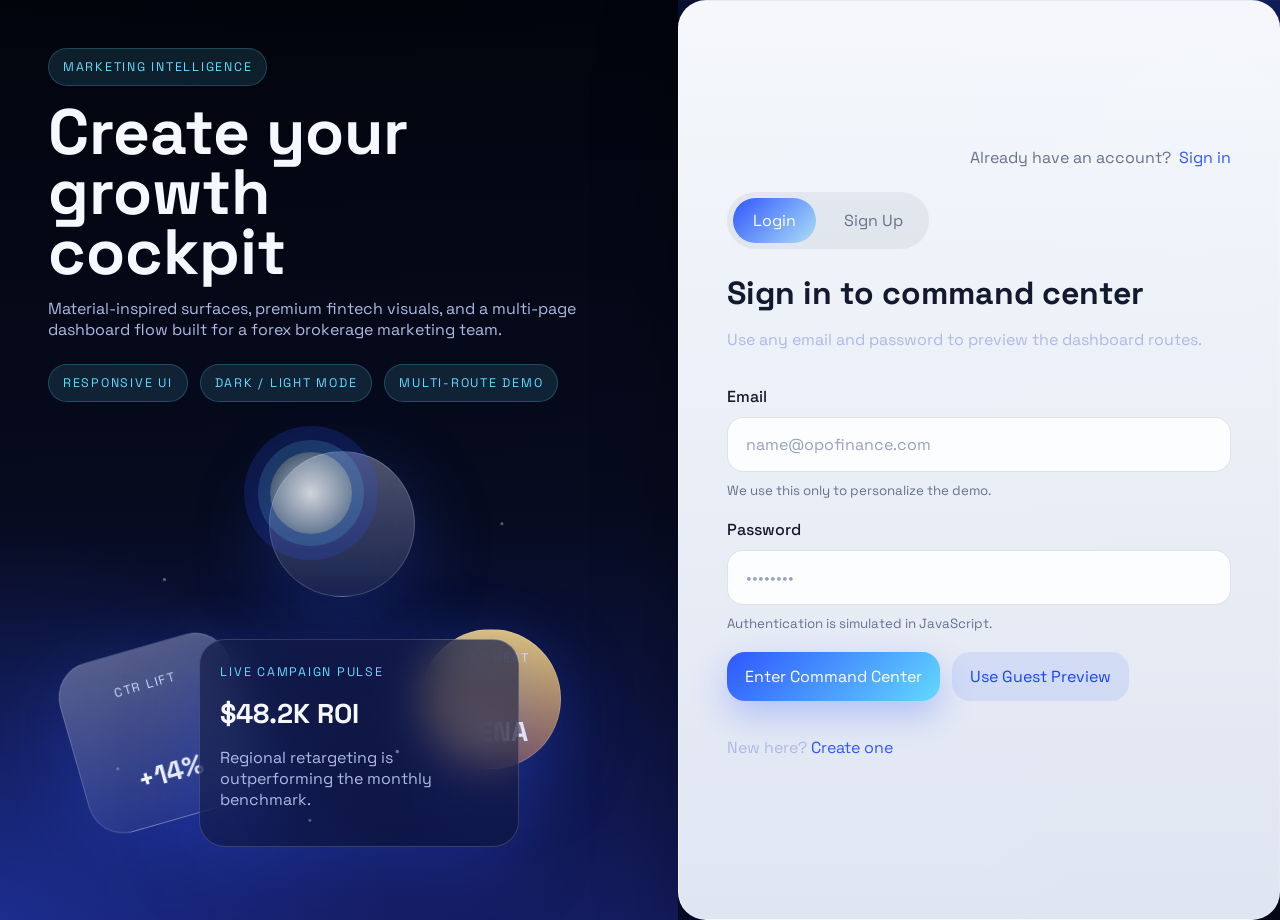
<file: index.html>
<!DOCTYPE html>
<html lang="en">
  <head>
    <meta charset="UTF-8" />
    <meta name="viewport" content="width=device-width, initial-scale=1.0" />
    <title>Opofinance Marketing Command Center</title>
    <link rel="preconnect" href="https://fonts.googleapis.com" />
    <link rel="preconnect" href="https://fonts.gstatic.com" crossorigin />
    <link
      href="https://fonts.googleapis.com/css2?family=Space+Grotesk:wght@400;500;700&display=swap"
      rel="stylesheet"
    />
    <link rel="stylesheet" href="styles.css" />
  </head>
  <body data-theme="dark">
    <div class="app-shell">
      <div class="orb orb-left"></div>
      <div class="orb orb-right"></div>
      <div class="grid-glow"></div>

      <main class="screen auth-screen active" id="authScreen">
        <section class="brand-panel auth-showcase">
          <div class="showcase-copy">
            <div class="brand-badge">Marketing Intelligence</div>
            <h1>Create your growth cockpit</h1>
            <p>
              Material-inspired surfaces, premium fintech visuals, and a
              multi-page dashboard flow built for a forex brokerage marketing
              team.
            </p>
            <div class="showcase-pills">
              <span class="showcase-pill">Responsive UI</span>
              <span class="showcase-pill">Dark / Light Mode</span>
              <span class="showcase-pill">Multi-route Demo</span>
            </div>
          </div>

          <div class="showcase-art">
            <div class="float-card bubble-one">
              <div class="float-card-core">
                <span>CTR Lift</span>
                <strong>+14%</strong>
              </div>
            </div>
            <div class="float-card bubble-two">
              <div class="float-card-core ring-core"></div>
            </div>
            <div class="float-card bubble-three">
              <div class="float-card-core">
                <span>Lead Heat</span>
                <strong>MENA</strong>
              </div>
            </div>
            <div class="showcase-surface">
              <span class="mini-label">Live campaign pulse</span>
              <strong>$48.2K ROI</strong>
              <p>Regional retargeting is outperforming the monthly benchmark.</p>
            </div>
            <div class="starfield"></div>
          </div>
        </section>

        <section class="auth-panel auth-panel-light surface-panel">
          <div class="auth-topline">
            <span>Already have an account?</span>
            <button class="text-btn switch-link" type="button" data-target="loginForm">
              Sign in
            </button>
          </div>

          <div class="tabs auth-tabs" role="tablist">
            <button class="tab active" data-target="loginForm" type="button">Login</button>
            <button class="tab" data-target="signupForm" type="button">Sign Up</button>
          </div>

          <form class="form active" id="loginForm">
            <div class="form-header">
              <h2>Sign in to command center</h2>
              <p>Use any email and password to preview the dashboard routes.</p>
            </div>

            <label class="field">
              <span>Email</span>
              <input type="email" id="loginEmail" placeholder="name@opofinance.com" required />
              <small>We use this only to personalize the demo.</small>
            </label>

            <label class="field">
              <span>Password</span>
              <input type="password" id="loginPassword" placeholder="••••••••" required />
              <small>Authentication is simulated in JavaScript.</small>
            </label>

            <div class="button-row">
              <button type="submit" class="primary-btn auth-submit">Enter Command Center</button>
              <button class="tonal-btn" type="button" id="guestLogin">Use Guest Preview</button>
            </div>

            <p class="form-note">
              New here?
              <button type="button" class="text-btn switch-link" data-target="signupForm">
                Create one
              </button>
            </p>
          </form>

          <form class="form" id="signupForm">
            <div class="form-header">
              <h2>Create your free account</h2>
              <p>Set up a demo identity and jump straight into the dashboard.</p>
            </div>

            <label class="field">
              <span>Name</span>
              <input type="text" id="signupName" placeholder="Your full name" required />
              <small>This will appear in the dashboard header.</small>
            </label>

            <label class="field">
              <span>Email</span>
              <input type="email" id="signupEmail" placeholder="name@opofinance.com" required />
              <small>Any email works for this homework project.</small>
            </label>

            <label class="field">
              <span>Password</span>
              <input type="password" id="signupPassword" placeholder="Create a password" required />
              <small>No backend is connected, so this is purely visual.</small>
            </label>

            <button type="submit" class="primary-btn auth-submit">Create Demo Account</button>
            <p class="form-note">
              Already registered?
              <button type="button" class="text-btn switch-link" data-target="loginForm">
                Go to login
              </button>
            </p>
          </form>
        </section>
      </main>

      <main class="screen dashboard-screen" id="dashboardScreen">
        <aside class="sidebar surface-panel">
          <div>
            <div class="logo-mark">
              <span class="logo-ring"></span>
              <span class="logo-text">opo</span>
            </div>

            <nav class="sidebar-nav">
              <a class="nav-item route-link active" href="#dashboard">Overview</a>
              <a class="nav-item route-link" href="#campaigns">Campaigns</a>
              <a class="nav-item route-link" href="#lead-funnel">Lead Funnel</a>
              <a class="nav-item route-link" href="#regions">Regional Pulse</a>
              <a class="nav-item route-link" href="#social">Social Radar</a>
              <a class="nav-item route-link" href="#reports">Reports</a>
            </nav>
          </div>

          <div class="sidebar-footer">
            <div class="sidebar-card">
              <p>Conversion Goal</p>
              <strong>81%</strong>
              <span>On track for monthly target</span>
            </div>
          </div>
        </aside>

        <section class="dashboard-main">
          <header class="topbar surface-panel">
            <div class="topbar-heading">
              <p class="eyebrow" id="routeEyebrow">Today's growth pulse</p>
              <h1 id="welcomeName">Marketing Specialist</h1>
            </div>

            <div class="topbar-controls">
              <div class="topbar-utility">
                <button class="tonal-btn topbar-toggle" id="themeToggle" type="button" aria-label="Toggle theme">
                  <span class="theme-icon" id="themeToggleIcon">☀</span>
                  <span id="themeToggleLabel">Light</span>
                  <span>Mode</span>
                </button>
              </div>

              <div class="topbar-actions">
                <div class="search-box">Search campaigns, channels, regions...</div>
                <button class="tonal-btn compact-btn" id="logoutBtn" type="button">Logout</button>
              </div>
            </div>
          </header>

          <section class="route-view active" data-route="dashboard">
            <section class="hero-grid">
              <article class="hero-card feature-card surface-panel">
                <div>
                  <p class="eyebrow">Lead Momentum</p>
                  <h2>1,284 qualified leads</h2>
                  <p class="muted">
                    Performance accelerated after the spring acquisition sprint.
                  </p>
                </div>
                <div class="stat-badge">+18.2%</div>
              </article>

              <article class="hero-card cta-card surface-panel">
                <p class="eyebrow">Quick Route</p>
                <h2>Open the next action</h2>
                <div class="cta-controls">
                  <a class="primary-btn route-link" href="#campaigns">Launch Campaigns</a>
                  <a class="tonal-btn route-link" href="#reports">Open Reports</a>
                </div>
              </article>

              <article class="hero-card radial-card surface-panel">
                <p class="eyebrow">Conversion Goal Progress</p>
                <div class="radial-meter">
                  <div class="meter-core">
                    <strong>81%</strong>
                    <span>Goal hit</span>
                  </div>
                </div>
              </article>
            </section>

            <section class="stats-grid">
              <article class="metric-card surface-panel">
                <span class="metric-label">Campaign ROI</span>
                <strong>$48.2K</strong>
                <span class="metric-trend positive">+12.4% vs last month</span>
              </article>
              <article class="metric-card surface-panel">
                <span class="metric-label">Landing Page CVR</span>
                <strong>6.8%</strong>
                <span class="metric-trend positive">+1.1 pts uplift</span>
              </article>
              <article class="metric-card surface-panel">
                <span class="metric-label">Traffic Quality Score</span>
                <strong>88/100</strong>
                <span class="metric-trend">Stable across paid channels</span>
              </article>
              <article class="metric-card surface-panel">
                <span class="metric-label">Social Engagement</span>
                <strong>142K</strong>
                <span class="metric-trend positive">+24% interaction rate</span>
              </article>
            </section>

            <section class="content-grid">
              <article class="chart-card surface-panel">
                <div class="card-heading">
                  <div>
                    <p class="eyebrow">Campaign Momentum</p>
                    <h3>Weekly performance trend</h3>
                  </div>
                  <span class="pill">Live</span>
                </div>

                <div class="chart-area">
                  <div class="chart-line chart-line-one"></div>
                  <div class="chart-line chart-line-two"></div>
                  <div class="chart-bars">
                    <span style="--size: 46%"></span>
                    <span style="--size: 64%"></span>
                    <span style="--size: 58%"></span>
                    <span style="--size: 79%"></span>
                    <span style="--size: 87%"></span>
                    <span style="--size: 72%"></span>
                  </div>
                  <div class="chart-labels">
                    <span>Mon</span>
                    <span>Tue</span>
                    <span>Wed</span>
                    <span>Thu</span>
                    <span>Fri</span>
                    <span>Sat</span>
                  </div>
                </div>
              </article>

              <article class="list-card surface-panel">
                <div class="card-heading">
                  <div>
                    <p class="eyebrow">Top Channels</p>
                    <h3>Acquisition mix</h3>
                  </div>
                </div>

                <ul class="channel-list">
                  <li><div><strong>Google Ads</strong><span>High-intent search traffic</span></div><b>34%</b></li>
                  <li><div><strong>Instagram</strong><span>Strong awareness and retargeting</span></div><b>26%</b></li>
                  <li><div><strong>Email</strong><span>Best lead nurturing conversion</span></div><b>22%</b></li>
                  <li><div><strong>Affiliate / IB</strong><span>Stable regional partnerships</span></div><b>18%</b></li>
                </ul>
              </article>

              <article class="timeline-card surface-panel">
                <div class="card-heading">
                  <div>
                    <p class="eyebrow">Recent Campaign Activity</p>
                    <h3>What moved today</h3>
                  </div>
                </div>

                <div class="timeline">
                  <div class="timeline-item">
                    <span class="dot"></span>
                    <div>
                      <strong>MENA landing page refresh deployed</strong>
                      <p>CTR rose 9% in the first two hours after update.</p>
                    </div>
                  </div>
                  <div class="timeline-item">
                    <span class="dot"></span>
                    <div>
                      <strong>VIP lead segment exported to sales</strong>
                      <p>42 high-quality prospects routed for fast follow-up.</p>
                    </div>
                  </div>
                  <div class="timeline-item">
                    <span class="dot"></span>
                    <div>
                      <strong>Social creative A/B test completed</strong>
                      <p>Variant B won with a 14% stronger engagement rate.</p>
                    </div>
                  </div>
                </div>
              </article>
            </section>
          </section>

          <section class="route-view" data-route="campaigns">
            <div class="route-layout">
              <article class="route-card surface-panel">
                <p class="eyebrow">Campaign Planner</p>
                <h2>Active Campaigns</h2>
                <div class="table-list">
                  <div><strong>MENA Retargeting</strong><span>High momentum</span><b>Live</b></div>
                  <div><strong>VIP Conversion Push</strong><span>Email automation</span><b>Draft</b></div>
                  <div><strong>Spring Trading Launch</strong><span>Paid social</span><b>Scaling</b></div>
                </div>
              </article>
              <article class="route-card surface-panel">
                <p class="eyebrow">Quick Actions</p>
                <h2>Build a new launch stack</h2>
                <div class="button-stack">
                  <button class="primary-btn" type="button">Create Campaign</button>
                  <button class="tonal-btn" type="button">Duplicate Best Performer</button>
                  <button class="outlined-btn" type="button">Export Calendar</button>
                </div>
              </article>
            </div>
          </section>

          <section class="route-view" data-route="lead-funnel">
            <div class="route-layout route-layout-wide">
              <article class="route-card surface-panel">
                <p class="eyebrow">Lead Funnel</p>
                <h2>From traffic to funded account</h2>
                <div class="funnel-grid">
                  <div class="funnel-step"><span>Visitors</span><strong>94K</strong></div>
                  <div class="funnel-step"><span>Signups</span><strong>12.4K</strong></div>
                  <div class="funnel-step"><span>Qualified</span><strong>1.2K</strong></div>
                  <div class="funnel-step"><span>Depositors</span><strong>382</strong></div>
                </div>
              </article>
            </div>
          </section>

          <section class="route-view" data-route="regions">
            <div class="route-layout">
              <article class="route-card surface-panel">
                <p class="eyebrow">Regional Pulse</p>
                <h2>Top performing markets</h2>
                <ul class="channel-list">
                  <li><div><strong>UAE</strong><span>Best funded-account conversion</span></div><b>9.2%</b></li>
                  <li><div><strong>Saudi Arabia</strong><span>Strongest signup growth</span></div><b>+21%</b></li>
                  <li><div><strong>Turkey</strong><span>High session depth</span></div><b>6m 12s</b></li>
                </ul>
              </article>
              <article class="route-card surface-panel">
                <p class="eyebrow">Opportunity</p>
                <h2>Next market to scale</h2>
                <p class="muted">Egypt shows low CPA and rising branded search demand.</p>
              </article>
            </div>
          </section>

          <section class="route-view" data-route="social">
            <div class="route-layout">
              <article class="route-card surface-panel">
                <p class="eyebrow">Social Radar</p>
                <h2>Creative performance</h2>
                <div class="table-list">
                  <div><strong>Video Explainer</strong><span>Instagram Reels</span><b>8.8% ER</b></div>
                  <div><strong>Market Hook Carousel</strong><span>LinkedIn</span><b>5.4% ER</b></div>
                  <div><strong>IB Testimonial</strong><span>X / Twitter</span><b>4.1% ER</b></div>
                </div>
              </article>
            </div>
          </section>

          <section class="route-view" data-route="reports">
            <div class="route-layout">
              <article class="route-card surface-panel">
                <p class="eyebrow">Reports</p>
                <h2>Executive export center</h2>
                <div class="button-stack">
                  <button class="primary-btn" type="button">Download Weekly Report</button>
                  <button class="tonal-btn" type="button">Share Snapshot</button>
                  <button class="outlined-btn" type="button">Open Presentation</button>
                </div>
              </article>
              <article class="route-card surface-panel">
                <p class="eyebrow">Summary</p>
                <h2>What matters this week</h2>
                <p class="muted">
                  Paid search delivered the strongest lead quality, while MENA
                  retargeting created the best ROI across all active campaigns.
                </p>
              </article>
            </div>
          </section>
        </section>
      </main>
    </div>

    <script src="script.js"></script>
  </body>
</html>
</file>
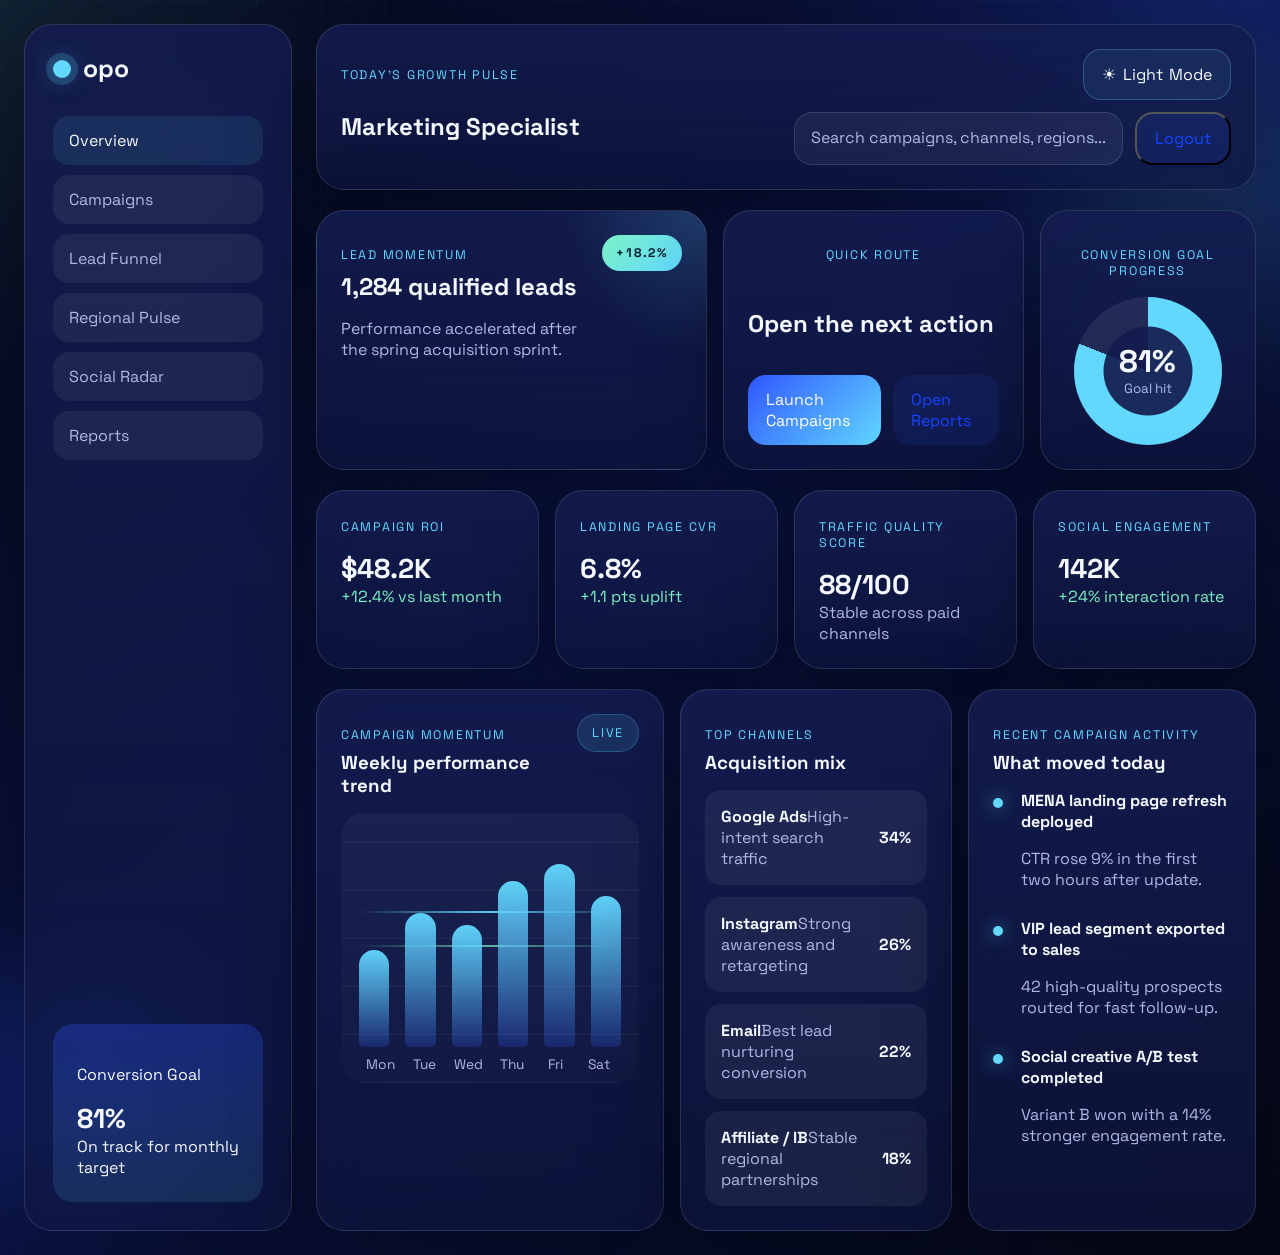
<file: dashboard.html>
<!DOCTYPE html>
<html lang="en">
  <head>
    <meta charset="UTF-8" />
    <meta name="viewport" content="width=device-width, initial-scale=1.0" />
    <title>Opofinance Dashboard</title>
    <link rel="preconnect" href="https://fonts.googleapis.com" />
    <link rel="preconnect" href="https://fonts.gstatic.com" crossorigin />
    <link
      href="https://fonts.googleapis.com/css2?family=Space+Grotesk:wght@400;500;700&display=swap"
      rel="stylesheet"
    />
    <link rel="stylesheet" href="style.css" />
  </head>
  <body data-theme="dark" data-page="dashboard">
    <div class="app-shell">
      <div class="orb orb-left"></div>
      <div class="orb orb-right"></div>
      <div class="grid-glow"></div>

      <main class="dashboard-screen active">
        <aside class="sidebar surface-panel">
          <div>
            <div class="logo-mark">
              <span class="logo-ring"></span>
              <span class="logo-text">opo</span>
            </div>

            <nav class="sidebar-nav">
              <a class="nav-item active" href="dashboard.html">Overview</a>
              <a class="nav-item" href="dashboard.html">Campaigns</a>
              <a class="nav-item" href="dashboard.html">Lead Funnel</a>
              <a class="nav-item" href="dashboard.html">Regional Pulse</a>
              <a class="nav-item" href="dashboard.html">Social Radar</a>
              <a class="nav-item" href="dashboard.html">Reports</a>
            </nav>
          </div>

          <div class="sidebar-footer">
            <div class="sidebar-card">
              <p>Conversion Goal</p>
              <strong>81%</strong>
              <span>On track for monthly target</span>
            </div>
          </div>
        </aside>

        <section class="dashboard-main">
          <header class="topbar surface-panel">
            <div class="topbar-heading">
              <p class="eyebrow">Today's growth pulse</p>
              <h1 id="welcomeName">Marketing Specialist</h1>
            </div>

            <div class="topbar-controls">
              <div class="topbar-utility">
                <button class="tonal-btn topbar-toggle" id="themeToggle" type="button" aria-label="Toggle theme">
                  <span class="theme-icon" id="themeToggleIcon">☀</span>
                  <span id="themeToggleLabel">Light</span>
                  <span>Mode</span>
                </button>
              </div>

              <div class="topbar-actions">
                <div class="search-box">Search campaigns, channels, regions...</div>
                <button class="tonal-btn compact-btn" id="logoutBtn" type="button">Logout</button>
              </div>
            </div>
          </header>

          <section class="hero-grid">
            <article class="hero-card feature-card surface-panel">
              <div>
                <p class="eyebrow">Lead Momentum</p>
                <h2>1,284 qualified leads</h2>
                <p class="muted">
                  Performance accelerated after the spring acquisition sprint.
                </p>
              </div>
              <div class="stat-badge">+18.2%</div>
            </article>

            <article class="hero-card cta-card surface-panel">
              <p class="eyebrow">Quick Route</p>
              <h2>Open the next action</h2>
              <div class="cta-controls">
                <a class="primary-btn" href="dashboard.html">Launch Campaigns</a>
                <a class="tonal-btn" href="dashboard.html">Open Reports</a>
              </div>
            </article>

            <article class="hero-card radial-card surface-panel">
              <p class="eyebrow">Conversion Goal Progress</p>
              <div class="radial-meter">
                <div class="meter-core">
                  <strong>81%</strong>
                  <span>Goal hit</span>
                </div>
              </div>
            </article>
          </section>

          <section class="stats-grid">
            <article class="metric-card surface-panel">
              <span class="metric-label">Campaign ROI</span>
              <strong>$48.2K</strong>
              <span class="metric-trend positive">+12.4% vs last month</span>
            </article>
            <article class="metric-card surface-panel">
              <span class="metric-label">Landing Page CVR</span>
              <strong>6.8%</strong>
              <span class="metric-trend positive">+1.1 pts uplift</span>
            </article>
            <article class="metric-card surface-panel">
              <span class="metric-label">Traffic Quality Score</span>
              <strong>88/100</strong>
              <span class="metric-trend">Stable across paid channels</span>
            </article>
            <article class="metric-card surface-panel">
              <span class="metric-label">Social Engagement</span>
              <strong>142K</strong>
              <span class="metric-trend positive">+24% interaction rate</span>
            </article>
          </section>

          <section class="content-grid">
            <article class="chart-card surface-panel">
              <div class="card-heading">
                <div>
                  <p class="eyebrow">Campaign Momentum</p>
                  <h3>Weekly performance trend</h3>
                </div>
                <span class="pill">Live</span>
              </div>

              <div class="chart-area">
                <div class="chart-line chart-line-one"></div>
                <div class="chart-line chart-line-two"></div>
                <div class="chart-bars">
                  <span style="--size: 46%"></span>
                  <span style="--size: 64%"></span>
                  <span style="--size: 58%"></span>
                  <span style="--size: 79%"></span>
                  <span style="--size: 87%"></span>
                  <span style="--size: 72%"></span>
                </div>
                <div class="chart-labels">
                  <span>Mon</span>
                  <span>Tue</span>
                  <span>Wed</span>
                  <span>Thu</span>
                  <span>Fri</span>
                  <span>Sat</span>
                </div>
              </div>
            </article>

            <article class="list-card surface-panel">
              <div class="card-heading">
                <div>
                  <p class="eyebrow">Top Channels</p>
                  <h3>Acquisition mix</h3>
                </div>
              </div>

              <ul class="channel-list">
                <li><div><strong>Google Ads</strong><span>High-intent search traffic</span></div><b>34%</b></li>
                <li><div><strong>Instagram</strong><span>Strong awareness and retargeting</span></div><b>26%</b></li>
                <li><div><strong>Email</strong><span>Best lead nurturing conversion</span></div><b>22%</b></li>
                <li><div><strong>Affiliate / IB</strong><span>Stable regional partnerships</span></div><b>18%</b></li>
              </ul>
            </article>

            <article class="timeline-card surface-panel">
              <div class="card-heading">
                <div>
                  <p class="eyebrow">Recent Campaign Activity</p>
                  <h3>What moved today</h3>
                </div>
              </div>

              <div class="timeline">
                <div class="timeline-item">
                  <span class="dot"></span>
                  <div>
                    <strong>MENA landing page refresh deployed</strong>
                    <p>CTR rose 9% in the first two hours after update.</p>
                  </div>
                </div>
                <div class="timeline-item">
                  <span class="dot"></span>
                  <div>
                    <strong>VIP lead segment exported to sales</strong>
                    <p>42 high-quality prospects routed for fast follow-up.</p>
                  </div>
                </div>
                <div class="timeline-item">
                  <span class="dot"></span>
                  <div>
                    <strong>Social creative A/B test completed</strong>
                    <p>Variant B won with a 14% stronger engagement rate.</p>
                  </div>
                </div>
              </div>
            </article>
          </section>
        </section>
      </main>
    </div>

    <script src="script.js"></script>
  </body>
</html>
</file>
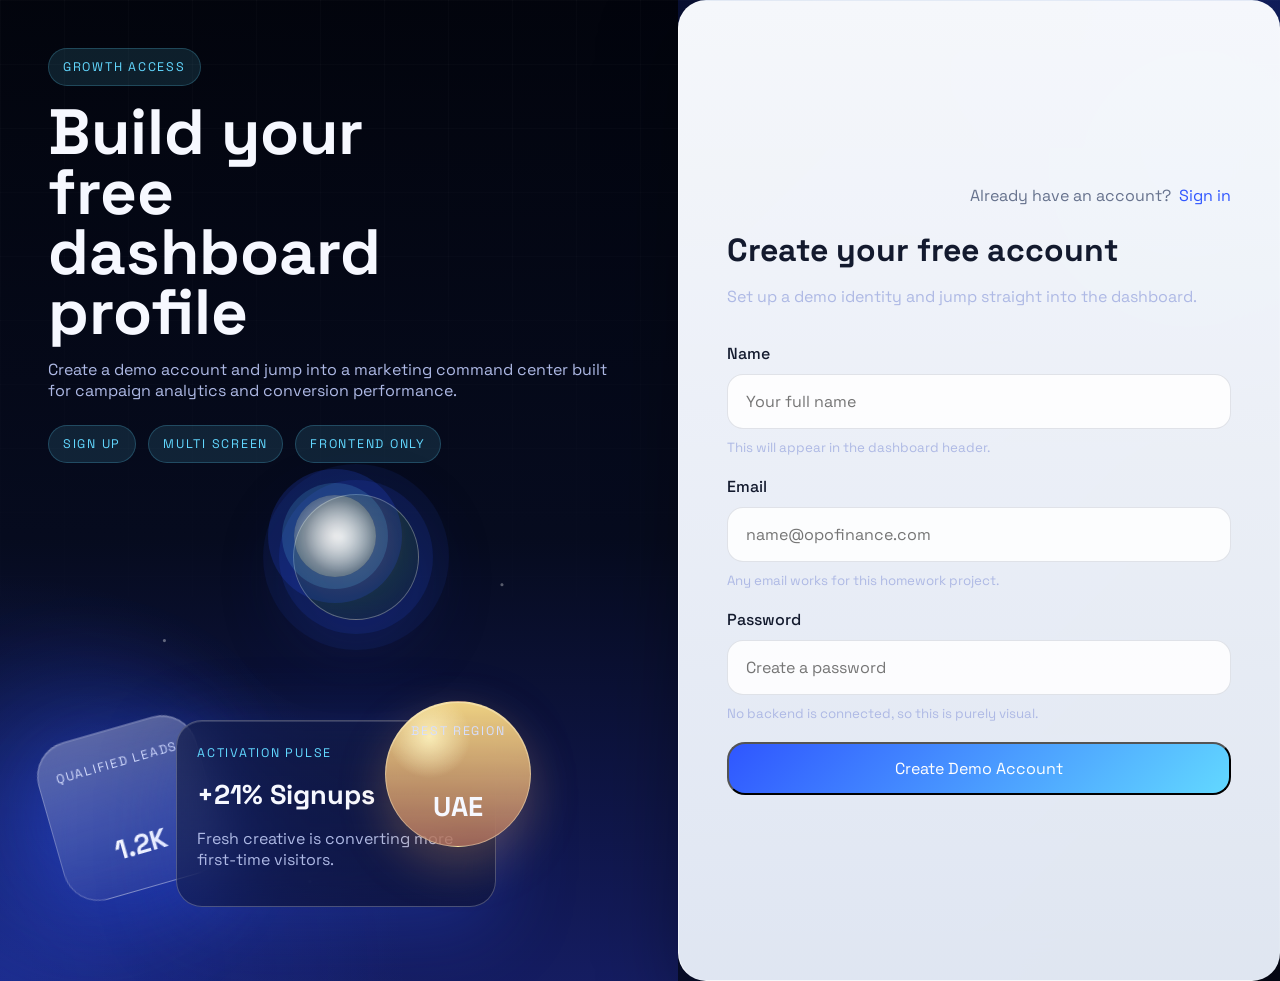
<file: signup.html>
<!DOCTYPE html>
<html lang="en">
  <head>
    <meta charset="UTF-8" />
    <meta name="viewport" content="width=device-width, initial-scale=1.0" />
    <title>Opofinance Sign Up</title>
    <link rel="preconnect" href="https://fonts.googleapis.com" />
    <link rel="preconnect" href="https://fonts.gstatic.com" crossorigin />
    <link
      href="https://fonts.googleapis.com/css2?family=Space+Grotesk:wght@400;500;700&display=swap"
      rel="stylesheet"
    />
    <link rel="stylesheet" href="style.css" />
  </head>
  <body data-theme="dark" data-page="signup">
    <div class="app-shell">
      <div class="orb orb-left"></div>
      <div class="orb orb-right"></div>
      <div class="grid-glow"></div>

      <main class="auth-screen">
        <section class="brand-panel auth-showcase">
          <div class="showcase-copy">
            <div class="brand-badge">Growth Access</div>
            <h1>Build your free dashboard profile</h1>
            <p>
              Create a demo account and jump into a marketing command center
              built for campaign analytics and conversion performance.
            </p>
            <div class="showcase-pills">
              <span class="showcase-pill">Sign Up</span>
              <span class="showcase-pill">Multi Screen</span>
              <span class="showcase-pill">Frontend Only</span>
            </div>
          </div>

          <div class="showcase-art">
            <div class="float-card bubble-one">
              <div class="float-card-core">
                <span>Qualified Leads</span>
                <strong>1.2K</strong>
              </div>
            </div>
            <div class="float-card bubble-two">
              <div class="float-card-core ring-core"></div>
            </div>
            <div class="float-card bubble-three">
              <div class="float-card-core">
                <span>Best Region</span>
                <strong>UAE</strong>
              </div>
            </div>
            <div class="showcase-surface">
              <span class="mini-label">Activation pulse</span>
              <strong>+21% Signups</strong>
              <p>Fresh creative is converting more first-time visitors.</p>
            </div>
            <div class="starfield"></div>
          </div>
        </section>

        <section class="auth-panel auth-panel-light surface-panel">
          <div class="auth-topline">
            <span>Already have an account?</span>
            <a class="text-btn" href="index.html">Sign in</a>
          </div>

          <form class="form active" id="signupForm">
            <div class="form-header">
              <h2>Create your free account</h2>
              <p>Set up a demo identity and jump straight into the dashboard.</p>
            </div>

            <label class="field">
              <span>Name</span>
              <input type="text" id="signupName" placeholder="Your full name" required />
              <small>This will appear in the dashboard header.</small>
            </label>

            <label class="field">
              <span>Email</span>
              <input type="email" id="signupEmail" placeholder="name@opofinance.com" required />
              <small>Any email works for this homework project.</small>
            </label>

            <label class="field">
              <span>Password</span>
              <input type="password" id="signupPassword" placeholder="Create a password" required />
              <small>No backend is connected, so this is purely visual.</small>
            </label>

            <button type="submit" class="primary-btn auth-submit">Create Demo Account</button>
          </form>
        </section>
      </main>
    </div>

    <script src="script.js"></script>
  </body>
</html>
</file>
<file: styles.css>
:root {
  --radius-xs: 12px;
  --radius-sm: 16px;
  --radius-md: 20px;
  --radius-lg: 28px;
  --space-1: 4px;
  --space-2: 8px;
  --space-3: 12px;
  --space-4: 16px;
  --space-5: 20px;
  --space-6: 24px;
  --space-7: 32px;
  --space-8: 40px;
  --font-family: "Space Grotesk", sans-serif;
  --motion: 180ms ease;
}

body[data-theme="dark"] {
  --bg: #050816;
  --bg-secondary: #0a1342;
  --surface: rgba(14, 22, 63, 0.7);
  --surface-strong: rgba(19, 28, 78, 0.92);
  --surface-soft: rgba(255, 255, 255, 0.06);
  --text: #f6f8ff;
  --text-muted: #aeb9e5;
  --outline: rgba(255, 255, 255, 0.12);
  --outline-strong: rgba(115, 219, 255, 0.26);
  --primary: #2f56ff;
  --primary-strong: #1943ff;
  --secondary: #62d8ff;
  --accent: #7cf2c6;
  --warning: #ffcd74;
  --shadow: 0 24px 80px rgba(0, 0, 0, 0.34);
  --auth-panel: linear-gradient(180deg, rgba(250, 252, 255, 0.98), rgba(237, 244, 255, 0.94));
  --auth-text: #131a2e;
  --auth-muted: #66728d;
}

body[data-theme="light"] {
  --bg: #eff4ff;
  --bg-secondary: #d9e7ff;
  --surface: rgba(255, 255, 255, 0.84);
  --surface-strong: rgba(255, 255, 255, 0.96);
  --surface-soft: rgba(24, 46, 118, 0.05);
  --text: #17203a;
  --text-muted: #65708b;
  --outline: rgba(21, 33, 79, 0.12);
  --outline-strong: rgba(47, 86, 255, 0.22);
  --primary: #2751ff;
  --primary-strong: #1636ca;
  --secondary: #1e8bcf;
  --accent: #0d9f74;
  --warning: #cc8a14;
  --shadow: 0 20px 70px rgba(36, 63, 146, 0.14);
  --auth-panel: linear-gradient(180deg, rgba(255, 255, 255, 0.98), rgba(245, 248, 255, 0.96));
  --auth-text: #131a2e;
  --auth-muted: #66728d;
}

* {
  box-sizing: border-box;
}

html {
  scroll-behavior: smooth;
}

body {
  margin: 0;
  min-height: 100vh;
  font-family: var(--font-family);
  color: var(--text);
  background:
    radial-gradient(circle at top left, rgba(98, 216, 255, 0.12), transparent 22%),
    radial-gradient(circle at top right, rgba(47, 86, 255, 0.18), transparent 28%),
    linear-gradient(135deg, var(--bg) 0%, var(--bg-secondary) 46%, var(--bg) 100%);
  transition: background var(--motion), color var(--motion);
}

button,
input,
a {
  font: inherit;
}

a {
  color: inherit;
  text-decoration: none;
}

button {
  border: 0;
}

.app-shell {
  position: relative;
  min-height: 100vh;
  overflow: hidden;
}

.orb,
.grid-glow {
  pointer-events: none;
  position: absolute;
}

.orb {
  border-radius: 50%;
  filter: blur(28px);
  opacity: 0.7;
}

.orb-left {
  width: 420px;
  height: 420px;
  left: -120px;
  bottom: -40px;
  background: radial-gradient(circle, rgba(47, 86, 255, 0.48), transparent 64%);
}

.orb-right {
  width: 480px;
  height: 480px;
  right: -150px;
  top: -50px;
  background: radial-gradient(circle, rgba(98, 216, 255, 0.24), transparent 62%);
}

.grid-glow {
  inset: 0;
  background-image:
    linear-gradient(rgba(255, 255, 255, 0.04) 1px, transparent 1px),
    linear-gradient(90deg, rgba(255, 255, 255, 0.04) 1px, transparent 1px);
  background-size: 64px 64px;
  mask-image: linear-gradient(to bottom, rgba(0, 0, 0, 0.55), transparent 84%);
}

.screen {
  position: relative;
  z-index: 1;
  display: none;
}

.screen.active {
  display: grid;
}

.surface-panel {
  background: linear-gradient(180deg, var(--surface-strong), var(--surface));
  border: 1px solid var(--outline);
  border-radius: var(--radius-lg);
  box-shadow: var(--shadow);
  backdrop-filter: blur(24px);
  -webkit-backdrop-filter: blur(24px);
}

.auth-screen {
  grid-template-columns: 1.06fr 0.94fr;
  min-height: 100vh;
}

.auth-showcase,
.auth-panel {
  padding: 48px;
}

.auth-showcase {
  display: flex;
  flex-direction: column;
  justify-content: space-between;
  min-height: 100vh;
  background:
    radial-gradient(circle at bottom left, rgba(47, 86, 255, 0.28), transparent 34%),
    linear-gradient(180deg, rgba(2, 4, 12, 0.98), rgba(6, 11, 30, 0.98) 55%, rgba(22, 30, 102, 0.9));
}

.showcase-copy h1 {
  margin: 16px 0 14px;
  max-width: 10ch;
  font-size: clamp(2.9rem, 5vw, 5.2rem);
  line-height: 0.94;
}

.showcase-copy p,
.muted,
.form-header p,
.form-note,
.metric-trend,
.timeline-item p,
.channel-list span,
.table-list span,
.showcase-surface p {
  color: var(--text-muted);
}

.brand-badge,
.pill,
.metric-label,
.eyebrow,
.mini-label,
.showcase-pill,
.stat-badge {
  display: inline-flex;
  align-items: center;
  justify-content: center;
  border-radius: 999px;
  font-size: 0.78rem;
  letter-spacing: 0.14em;
  text-transform: uppercase;
}

.brand-badge,
.pill,
.showcase-pill {
  width: fit-content;
  padding: 10px 14px;
  background: rgba(98, 216, 255, 0.12);
  border: 1px solid rgba(98, 216, 255, 0.22);
  color: var(--secondary);
}

.showcase-pills {
  display: flex;
  flex-wrap: wrap;
  gap: var(--space-3);
  margin-top: var(--space-6);
}

.showcase-art {
  position: relative;
  min-height: 430px;
  margin-top: 40px;
}

.float-card,
.showcase-surface {
  position: absolute;
  border: 1px solid rgba(255, 255, 255, 0.16);
  box-shadow: 0 20px 80px rgba(47, 86, 255, 0.28);
  backdrop-filter: blur(20px);
  -webkit-backdrop-filter: blur(20px);
}

.float-card {
  border-radius: 36px;
  background:
    linear-gradient(180deg, rgba(255, 255, 255, 0.28), rgba(255, 255, 255, 0.06)),
    rgba(47, 86, 255, 0.12);
}

.float-card-core {
  height: 100%;
  display: grid;
  place-items: center;
  text-align: center;
}

.float-card span {
  display: block;
  color: #d6defe;
  font-size: 0.78rem;
  letter-spacing: 0.14em;
  text-transform: uppercase;
}

.float-card strong,
.metric-card strong,
.sidebar-card strong,
.showcase-surface strong,
.funnel-step strong {
  display: block;
  margin-top: 8px;
  font-size: 1.7rem;
}

.bubble-one {
  left: 4%;
  bottom: 12%;
  width: 176px;
  height: 176px;
  transform: rotate(-16deg);
  animation: driftOne 8s ease-in-out infinite;
}

.bubble-two {
  left: 38%;
  top: 2%;
  width: 146px;
  height: 146px;
  border-radius: 50%;
  animation: driftTwo 9s ease-in-out infinite;
}

.bubble-three {
  right: 12%;
  bottom: 24%;
  width: 140px;
  height: 140px;
  border-radius: 50%;
  background:
    linear-gradient(180deg, rgba(255, 223, 135, 0.86), rgba(255, 147, 87, 0.42)),
    rgba(255, 255, 255, 0.08);
  animation: driftThree 7s ease-in-out infinite;
}

.showcase-surface {
  left: 26%;
  bottom: 6%;
  width: 320px;
  padding: 20px;
  border-radius: 26px;
  background: linear-gradient(180deg, rgba(18, 28, 76, 0.7), rgba(13, 21, 61, 0.46));
}

.ring-core {
  width: 82px;
  height: 82px;
  border-radius: 50%;
  box-shadow:
    0 0 0 12px rgba(98, 216, 255, 0.16),
    0 0 0 26px rgba(47, 86, 255, 0.18);
  background: radial-gradient(circle, rgba(255, 255, 255, 0.76), rgba(98, 216, 255, 0.18));
}

.starfield {
  position: absolute;
  inset: 0;
  background-image:
    radial-gradient(circle at 20% 32%, rgba(255, 255, 255, 0.5) 0 1px, transparent 2px),
    radial-gradient(circle at 60% 72%, rgba(255, 255, 255, 0.55) 0 1.4px, transparent 2px),
    radial-gradient(circle at 78% 19%, rgba(255, 255, 255, 0.45) 0 1px, transparent 2px),
    radial-gradient(circle at 45% 88%, rgba(255, 255, 255, 0.4) 0 1px, transparent 2px),
    radial-gradient(circle at 12% 76%, rgba(255, 255, 255, 0.35) 0 1px, transparent 2px);
  opacity: 0.72;
}

.auth-panel {
  min-height: 100vh;
  display: flex;
  flex-direction: column;
  justify-content: center;
  gap: var(--space-6);
  background: var(--auth-panel);
  color: var(--auth-text);
  border-left: 1px solid rgba(255, 255, 255, 0.58);
}

.auth-topline {
  display: flex;
  justify-content: flex-end;
  gap: var(--space-2);
  color: var(--auth-muted);
}

.tabs {
  display: inline-flex;
  gap: var(--space-2);
  width: fit-content;
  padding: 6px;
  background: rgba(11, 20, 57, 0.06);
  border-radius: 999px;
}

.tab,
.text-btn,
.icon-btn,
.primary-btn,
.tonal-btn,
.outlined-btn {
  transition:
    transform var(--motion),
    background var(--motion),
    box-shadow var(--motion),
    color var(--motion),
    border-color var(--motion);
}

.tab {
  cursor: pointer;
  background: transparent;
  color: var(--auth-muted);
  padding: 12px 20px;
  border-radius: 999px;
}

.tab.active {
  color: #fff;
  background: linear-gradient(135deg, var(--primary), rgba(98, 216, 255, 0.42));
}

.form {
  display: none;
  gap: var(--space-5);
}

.form.active {
  display: grid;
}

.form-header h2,
.hero-card h2,
.card-heading h3,
.route-card h2 {
  margin: 0;
}

.form-header h2 {
  font-size: 2rem;
}

.field {
  display: grid;
  gap: 10px;
}

.field span {
  color: var(--auth-text);
  font-weight: 500;
}

.field small {
  color: var(--auth-muted);
}

input {
  width: 100%;
  padding: 16px 18px;
  border-radius: var(--radius-sm);
  border: 1px solid rgba(21, 33, 79, 0.12);
  outline: none;
  color: var(--auth-text);
  background: rgba(255, 255, 255, 0.86);
  box-shadow: inset 0 1px 0 rgba(255, 255, 255, 0.92);
}

input::placeholder {
  color: #96a3bb;
}

input:hover {
  border-color: rgba(47, 86, 255, 0.24);
}

input:focus {
  border-color: rgba(47, 86, 255, 0.62);
  box-shadow: 0 0 0 4px rgba(47, 86, 255, 0.12);
}

.button-row,
.button-stack,
.cta-controls,
.topbar-actions {
  display: flex;
  gap: var(--space-3);
}

.button-row,
.button-stack {
  flex-wrap: wrap;
}

.primary-btn,
.tonal-btn,
.outlined-btn,
.icon-btn {
  display: inline-flex;
  align-items: center;
  justify-content: center;
  cursor: pointer;
  border-radius: 18px;
  padding: 14px 18px;
}

.primary-btn {
  background: linear-gradient(135deg, var(--primary), var(--secondary));
  color: #fff;
  box-shadow: 0 14px 34px rgba(47, 86, 255, 0.28);
}

.primary-btn:hover,
.tonal-btn:hover,
.outlined-btn:hover,
.icon-btn:hover,
.text-btn:hover,
.nav-item:hover {
  transform: translateY(-1px);
}

.tonal-btn {
  background: rgba(47, 86, 255, 0.1);
  color: var(--primary-strong);
}

.outlined-btn {
  background: transparent;
  color: var(--text);
  border: 1px solid var(--outline-strong);
}

.text-btn {
  padding: 0;
  background: transparent;
  color: var(--primary);
  cursor: pointer;
}

.compact-btn {
  min-width: 92px;
}

.dashboard-screen {
  grid-template-columns: 268px 1fr;
  min-height: 100vh;
  gap: var(--space-6);
  padding: var(--space-6);
}

.sidebar {
  padding: 28px;
  display: flex;
  flex-direction: column;
  justify-content: space-between;
}

.sidebar-footer {
  display: grid;
  gap: var(--space-4);
}

.logo-mark {
  display: flex;
  align-items: center;
  gap: 12px;
  font-weight: 700;
  font-size: 1.55rem;
}

.logo-ring {
  width: 18px;
  height: 18px;
  border-radius: 50%;
  background: var(--secondary);
  box-shadow:
    0 0 0 7px rgba(98, 216, 255, 0.18),
    0 0 24px rgba(98, 216, 255, 0.4);
}

.sidebar-nav {
  display: grid;
  gap: 10px;
  margin: var(--space-7) 0 auto;
}

.nav-item {
  padding: 14px 16px;
  border-radius: var(--radius-sm);
  color: var(--text-muted);
  background: var(--surface-soft);
  border: 1px solid transparent;
}

.nav-item.active {
  color: var(--text);
  background: rgba(98, 216, 255, 0.1);
  border-color: var(--outline-strong);
}

.sidebar-card,
.metric-card,
.route-card,
.hero-card,
.chart-card,
.list-card,
.timeline-card,
.topbar {
  padding: 24px;
}

.sidebar-card {
  border-radius: var(--radius-md);
  background: linear-gradient(180deg, rgba(47, 86, 255, 0.28), rgba(98, 216, 255, 0.12));
}

.dashboard-main {
  display: grid;
  gap: var(--space-5);
}

.topbar {
  display: flex;
  align-items: flex-start;
  justify-content: space-between;
  gap: var(--space-4);
}

.topbar-heading {
  padding-top: 6px;
}

.topbar-controls {
  display: grid;
  gap: var(--space-3);
  justify-items: end;
}

.topbar-utility {
  display: flex;
  justify-content: flex-end;
  width: 100%;
}

.search-box,
.icon-btn {
  border: 1px solid var(--outline);
  background: var(--surface-soft);
}

.search-box {
  padding: 14px 16px;
  min-width: 280px;
  border-radius: 18px;
  color: var(--text-muted);
}

.icon-btn {
  min-width: 84px;
  color: var(--text);
}

.topbar-toggle {
  min-width: 148px;
  justify-content: space-between;
  color: var(--text);
  background: rgba(98, 216, 255, 0.08);
  border: 1px solid var(--outline-strong);
}

.theme-icon {
  font-size: 1rem;
  line-height: 1;
}

.route-view {
  display: none;
  gap: var(--space-5);
}

.route-view.active {
  display: grid;
}

.hero-grid {
  display: grid;
  grid-template-columns: 1.3fr 1fr 0.72fr;
  gap: var(--space-4);
}

.feature-card {
  display: flex;
  justify-content: space-between;
  align-items: flex-start;
  background:
    radial-gradient(circle at right top, rgba(98, 216, 255, 0.18), transparent 30%),
    linear-gradient(180deg, var(--surface-strong), var(--surface));
}

.cta-card {
  display: flex;
  flex-direction: column;
  justify-content: space-between;
}

.radial-card {
  text-align: center;
}

.stat-badge {
  padding: 10px 14px;
  color: #03202e;
  background: linear-gradient(135deg, var(--accent), var(--secondary));
  font-weight: 700;
}

.radial-meter {
  width: 148px;
  height: 148px;
  margin: 10px auto 0;
  border-radius: 50%;
  display: grid;
  place-items: center;
  background:
    radial-gradient(circle at center, var(--surface-strong) 0 42%, transparent 43%),
    conic-gradient(var(--secondary) 0 81%, rgba(255, 255, 255, 0.08) 81% 100%);
}

.meter-core {
  display: flex;
  flex-direction: column;
  align-items: center;
  justify-content: center;
  text-align: center;
  gap: 4px;
  width: 84px;
  height: 84px;
}

.meter-core strong {
  margin: 0;
  font-size: 1.95rem;
  line-height: 1;
}

.meter-core span {
  display: block;
  color: var(--text-muted);
  font-size: 0.84rem;
  line-height: 1.1;
}

.stats-grid,
.content-grid,
.route-layout,
.route-layout-wide {
  display: grid;
  gap: var(--space-4);
}

.stats-grid {
  grid-template-columns: repeat(4, 1fr);
}

.content-grid {
  grid-template-columns: 1.15fr 0.9fr 0.95fr;
}

.route-layout {
  grid-template-columns: 1.2fr 0.85fr;
}

.route-layout-wide {
  grid-template-columns: 1fr;
}

.metric-label,
.eyebrow,
.mini-label {
  color: var(--secondary);
  margin-bottom: 8px;
}

.metric-trend.positive {
  color: var(--accent);
}

.card-heading {
  display: flex;
  align-items: flex-start;
  justify-content: space-between;
  margin-bottom: var(--space-4);
}

.chart-area {
  position: relative;
  height: 270px;
  overflow: hidden;
  padding: 20px 18px 12px;
  border-radius: 24px;
  background:
    linear-gradient(180deg, rgba(255, 255, 255, 0.04), rgba(255, 255, 255, 0.02)),
    repeating-linear-gradient(to top, rgba(255, 255, 255, 0.06) 0 1px, transparent 1px 48px);
}

.chart-bars {
  position: absolute;
  inset: 24px 18px 36px;
  display: grid;
  grid-template-columns: repeat(6, 1fr);
  align-items: end;
  gap: var(--space-4);
}

.chart-bars span {
  height: var(--size);
  border-radius: 18px 18px 6px 6px;
  background: linear-gradient(180deg, rgba(98, 216, 255, 0.96), rgba(47, 86, 255, 0.22));
}

.chart-line {
  position: absolute;
  left: 18px;
  right: 18px;
  height: 2px;
  border-radius: 999px;
}

.chart-line-one {
  top: 98px;
  background: linear-gradient(90deg, transparent, rgba(98, 216, 255, 0.92), transparent);
}

.chart-line-two {
  top: 132px;
  background: linear-gradient(90deg, transparent, rgba(124, 242, 198, 0.7), transparent);
}

.chart-labels {
  position: absolute;
  left: 18px;
  right: 18px;
  bottom: 10px;
  display: grid;
  grid-template-columns: repeat(6, 1fr);
  text-align: center;
  font-size: 0.86rem;
  color: var(--text-muted);
}

.channel-list,
.timeline,
.table-list {
  display: grid;
  gap: var(--space-3);
}

.channel-list {
  list-style: none;
  padding: 0;
  margin: 0;
}

.channel-list li,
.table-list div,
.funnel-step {
  display: flex;
  justify-content: space-between;
  gap: var(--space-3);
  align-items: center;
  padding: 16px;
  border-radius: var(--radius-sm);
  background: var(--surface-soft);
}

.timeline-item {
  display: grid;
  grid-template-columns: 16px 1fr;
  gap: var(--space-3);
}

.dot {
  width: 10px;
  height: 10px;
  margin-top: 8px;
  border-radius: 50%;
  background: var(--secondary);
  box-shadow: 0 0 18px rgba(98, 216, 255, 0.64);
}

.funnel-grid {
  display: grid;
  grid-template-columns: repeat(4, 1fr);
  gap: var(--space-3);
}

.funnel-step {
  flex-direction: column;
  align-items: flex-start;
}

@media (max-width: 1180px) {
  .auth-screen,
  .dashboard-screen,
  .hero-grid,
  .stats-grid,
  .content-grid,
  .route-layout,
  .funnel-grid {
    grid-template-columns: 1fr;
  }

  .auth-showcase,
  .auth-panel {
    min-height: auto;
  }

  .topbar,
  .topbar-actions {
    flex-direction: column;
    align-items: flex-start;
  }

  .topbar-controls,
  .topbar-utility {
    width: 100%;
    justify-items: stretch;
  }

  .search-box {
    width: 100%;
    min-width: 0;
  }
}

@media (max-width: 720px) {
  .auth-showcase,
  .auth-panel,
  .sidebar,
  .topbar,
  .hero-card,
  .metric-card,
  .chart-card,
  .list-card,
  .timeline-card,
  .route-card {
    padding: 20px;
  }

  .dashboard-screen {
    padding: 16px;
  }

  .showcase-art {
    min-height: 320px;
  }

  .showcase-surface {
    width: 220px;
    left: 22%;
  }

  .bubble-one {
    width: 132px;
    height: 132px;
  }

  .bubble-two,
  .bubble-three {
    width: 110px;
    height: 110px;
  }
}

@keyframes driftOne {
  0%,
  100% {
    transform: translateY(0) rotate(-16deg);
  }
  50% {
    transform: translateY(-16px) rotate(-10deg);
  }
}

@keyframes driftTwo {
  0%,
  100% {
    transform: translateY(0);
  }
  50% {
    transform: translateY(16px);
  }
}

@keyframes driftThree {
  0%,
  100% {
    transform: translateY(0) scale(1);
  }
  50% {
    transform: translateY(-12px) scale(1.04);
  }
}
</file>
<file: style.css>
:root {
  --radius-xs: 12px;
  --radius-sm: 16px;
  --radius-md: 20px;
  --radius-lg: 28px;
  --space-1: 4px;
  --space-2: 8px;
  --space-3: 12px;
  --space-4: 16px;
  --space-5: 20px;
  --space-6: 24px;
  --space-7: 32px;
  --space-8: 40px;
  --font-family: "Space Grotesk", sans-serif;
  --motion: 180ms ease;
}

body[data-theme="dark"] {
  --bg: #050816;
  --bg-secondary: #0a1342;
  --surface: rgba(14, 22, 63, 0.7);
  --surface-strong: rgba(19, 28, 78, 0.92);
  --surface-soft: rgba(255, 255, 255, 0.06);
  --text: #f6f8ff;
  --text-muted: #aeb9e5;
  --outline: rgba(255, 255, 255, 0.12);
  --outline-strong: rgba(115, 219, 255, 0.26);
  --primary: #2f56ff;
  --primary-strong: #1943ff;
  --secondary: #62d8ff;
  --accent: #7cf2c6;
  --shadow: 0 24px 80px rgba(0, 0, 0, 0.34);
  --auth-panel: linear-gradient(180deg, rgba(250, 252, 255, 0.98), rgba(237, 244, 255, 0.94));
  --auth-text: #131a2e;
  --auth-muted: #66728d;
}

body[data-theme="light"] {
  --bg: #eff4ff;
  --bg-secondary: #d9e7ff;
  --surface: rgba(255, 255, 255, 0.84);
  --surface-strong: rgba(255, 255, 255, 0.96);
  --surface-soft: rgba(24, 46, 118, 0.05);
  --text: #17203a;
  --text-muted: #65708b;
  --outline: rgba(21, 33, 79, 0.12);
  --outline-strong: rgba(47, 86, 255, 0.22);
  --primary: #2751ff;
  --primary-strong: #1636ca;
  --secondary: #1e8bcf;
  --accent: #0d9f74;
  --shadow: 0 20px 70px rgba(36, 63, 146, 0.14);
  --auth-panel: linear-gradient(180deg, rgba(255, 255, 255, 0.98), rgba(245, 248, 255, 0.96));
  --auth-text: #131a2e;
  --auth-muted: #66728d;
}

* {
  box-sizing: border-box;
}

body {
  margin: 0;
  min-height: 100vh;
  font-family: var(--font-family);
  color: var(--text);
  background:
    radial-gradient(circle at top left, rgba(98, 216, 255, 0.12), transparent 22%),
    radial-gradient(circle at top right, rgba(47, 86, 255, 0.18), transparent 28%),
    linear-gradient(135deg, var(--bg) 0%, var(--bg-secondary) 46%, var(--bg) 100%);
}

button,
input,
a {
  font: inherit;
}

a {
  color: inherit;
  text-decoration: none;
}

.app-shell {
  position: relative;
  min-height: 100vh;
  overflow: hidden;
}

.orb,
.grid-glow {
  pointer-events: none;
  position: absolute;
}

.orb {
  border-radius: 50%;
  filter: blur(28px);
  opacity: 0.7;
}

.orb-left {
  width: 420px;
  height: 420px;
  left: -120px;
  bottom: -40px;
  background: radial-gradient(circle, rgba(47, 86, 255, 0.48), transparent 64%);
}

.orb-right {
  width: 480px;
  height: 480px;
  right: -150px;
  top: -50px;
  background: radial-gradient(circle, rgba(98, 216, 255, 0.24), transparent 62%);
}

.grid-glow {
  inset: 0;
  background-image:
    linear-gradient(rgba(255, 255, 255, 0.04) 1px, transparent 1px),
    linear-gradient(90deg, rgba(255, 255, 255, 0.04) 1px, transparent 1px);
  background-size: 64px 64px;
  mask-image: linear-gradient(to bottom, rgba(0, 0, 0, 0.55), transparent 84%);
}

.surface-panel {
  background: linear-gradient(180deg, var(--surface-strong), var(--surface));
  border: 1px solid var(--outline);
  border-radius: var(--radius-lg);
  box-shadow: var(--shadow);
  backdrop-filter: blur(24px);
  -webkit-backdrop-filter: blur(24px);
}

.auth-screen {
  display: grid;
  grid-template-columns: 1.06fr 0.94fr;
  min-height: 100vh;
}

.auth-showcase,
.auth-panel {
  padding: 48px;
}

.auth-showcase {
  display: flex;
  flex-direction: column;
  justify-content: space-between;
  min-height: 100vh;
  background:
    radial-gradient(circle at bottom left, rgba(47, 86, 255, 0.28), transparent 34%),
    linear-gradient(180deg, rgba(2, 4, 12, 0.98), rgba(6, 11, 30, 0.98) 55%, rgba(22, 30, 102, 0.9));
}

.showcase-copy h1 {
  margin: 16px 0 14px;
  max-width: 10ch;
  font-size: clamp(2.9rem, 5vw, 5.2rem);
  line-height: 0.94;
}

.showcase-copy p,
.muted,
.form-header p,
.field small,
.metric-trend,
.timeline-item p,
.channel-list span,
.showcase-surface p {
  color: var(--text-muted);
}

.brand-badge,
.pill,
.metric-label,
.eyebrow,
.mini-label,
.showcase-pill,
.stat-badge {
  display: inline-flex;
  align-items: center;
  justify-content: center;
  border-radius: 999px;
  font-size: 0.78rem;
  letter-spacing: 0.14em;
  text-transform: uppercase;
}

.brand-badge,
.pill,
.showcase-pill {
  width: fit-content;
  padding: 10px 14px;
  background: rgba(98, 216, 255, 0.12);
  border: 1px solid rgba(98, 216, 255, 0.22);
  color: var(--secondary);
}

.showcase-pills {
  display: flex;
  flex-wrap: wrap;
  gap: var(--space-3);
  margin-top: var(--space-6);
}

.showcase-art {
  position: relative;
  min-height: 430px;
  margin-top: 40px;
}

.float-card,
.showcase-surface {
  position: absolute;
  border: 1px solid rgba(255, 255, 255, 0.24);
  box-shadow:
    0 20px 80px rgba(47, 86, 255, 0.28),
    inset 0 1px 0 rgba(255, 255, 255, 0.14);
  backdrop-filter: blur(20px);
  -webkit-backdrop-filter: blur(20px);
}

.float-card {
  border-radius: 36px;
  background:
    linear-gradient(180deg, rgba(255, 255, 255, 0.28), rgba(255, 255, 255, 0.06)),
    rgba(47, 86, 255, 0.12);
}

.float-card-core {
  height: 100%;
  display: grid;
  place-items: center;
  text-align: center;
}

.float-card span {
  display: block;
  color: #d6defe;
  font-size: 0.78rem;
  letter-spacing: 0.14em;
  text-transform: uppercase;
}

.float-card strong,
.metric-card strong,
.sidebar-card strong,
.showcase-surface strong {
  display: block;
  margin-top: 8px;
  font-size: 1.7rem;
}

.bubble-one {
  z-index: 2;
  left: 0%;
  bottom: 10%;
  width: 164px;
  height: 164px;
  transform: rotate(-16deg);
}

.bubble-two {
  z-index: 1;
  left: 42%;
  top: -2%;
  width: 126px;
  height: 126px;
  border-radius: 50%;
  background:
    radial-gradient(circle at 38% 34%, rgba(255, 255, 255, 0.72), rgba(255, 255, 255, 0.18) 32%, rgba(98, 216, 255, 0.16) 58%, rgba(47, 86, 255, 0.18) 100%);
  border: 1px solid rgba(255, 255, 255, 0.3);
  box-shadow:
    0 0 0 14px rgba(47, 86, 255, 0.12),
    0 0 0 30px rgba(47, 86, 255, 0.08),
    0 22px 70px rgba(22, 38, 128, 0.34);
}

.bubble-three {
  z-index: 5;
  right: 17%;
  bottom: 20%;
  width: 146px;
  height: 146px;
  border-radius: 50%;
  background:
    radial-gradient(circle at 30% 24%, rgba(255, 245, 194, 0.86), transparent 28%),
    linear-gradient(180deg, rgba(255, 223, 135, 0.92), rgba(255, 147, 87, 0.54)),
    rgba(255, 255, 255, 0.08);
  border: 1px solid rgba(255, 241, 199, 0.42);
  box-shadow:
    0 18px 48px rgba(255, 176, 86, 0.26),
    inset 0 1px 0 rgba(255, 250, 235, 0.36);
}

.showcase-surface {
  z-index: 4;
  left: 22%;
  bottom: 6%;
  width: 320px;
  padding: 20px;
  border-radius: 26px;
  background: linear-gradient(180deg, rgba(18, 28, 76, 0.7), rgba(13, 21, 61, 0.46));
}

.ring-core {
  width: 82px;
  height: 82px;
  border-radius: 50%;
  box-shadow:
    0 0 0 12px rgba(98, 216, 255, 0.16),
    0 0 0 26px rgba(47, 86, 255, 0.18);
  background: radial-gradient(circle, rgba(255, 255, 255, 0.76), rgba(98, 216, 255, 0.18));
}

.starfield {
  position: absolute;
  inset: 0;
  background-image:
    radial-gradient(circle at 20% 32%, rgba(255, 255, 255, 0.5) 0 1px, transparent 2px),
    radial-gradient(circle at 60% 72%, rgba(255, 255, 255, 0.55) 0 1.4px, transparent 2px),
    radial-gradient(circle at 78% 19%, rgba(255, 255, 255, 0.45) 0 1px, transparent 2px),
    radial-gradient(circle at 45% 88%, rgba(255, 255, 255, 0.4) 0 1px, transparent 2px),
    radial-gradient(circle at 12% 76%, rgba(255, 255, 255, 0.35) 0 1px, transparent 2px);
  opacity: 0.72;
}

.auth-panel {
  min-height: 100vh;
  display: flex;
  flex-direction: column;
  justify-content: center;
  gap: var(--space-6);
  background: var(--auth-panel);
  color: var(--auth-text);
  border-left: 1px solid rgba(255, 255, 255, 0.58);
}

.auth-topline {
  display: flex;
  justify-content: flex-end;
  gap: var(--space-2);
  color: var(--auth-muted);
}

.form {
  display: grid;
  gap: var(--space-5);
}

.form-header h2,
.hero-card h2,
.card-heading h3 {
  margin: 0;
}

.form-header h2 {
  font-size: 2rem;
}

.field {
  display: grid;
  gap: 10px;
}

.field span {
  color: var(--auth-text);
  font-weight: 500;
}

input {
  width: 100%;
  padding: 16px 18px;
  border-radius: var(--radius-sm);
  border: 1px solid rgba(21, 33, 79, 0.12);
  outline: none;
  color: var(--auth-text);
  background: rgba(255, 255, 255, 0.86);
}

.button-row,
.cta-controls,
.topbar-actions {
  display: flex;
  gap: var(--space-3);
}

.primary-btn,
.tonal-btn,
.text-btn {
  display: inline-flex;
  align-items: center;
  justify-content: center;
  cursor: pointer;
  border-radius: 18px;
  padding: 14px 18px;
}

.primary-btn {
  background: linear-gradient(135deg, var(--primary), var(--secondary));
  color: #fff;
}

.tonal-btn {
  background: rgba(47, 86, 255, 0.1);
  color: var(--primary-strong);
}

.text-btn {
  padding: 0;
  background: transparent;
  color: var(--primary);
}

.dashboard-screen {
  display: grid;
  grid-template-columns: 268px 1fr;
  min-height: 100vh;
  gap: var(--space-6);
  padding: var(--space-6);
}

.sidebar {
  padding: 28px;
  display: flex;
  flex-direction: column;
  justify-content: space-between;
}

.sidebar-footer {
  display: grid;
  gap: var(--space-4);
}

.logo-mark {
  display: flex;
  align-items: center;
  gap: 12px;
  font-weight: 700;
  font-size: 1.55rem;
}

.logo-ring {
  width: 18px;
  height: 18px;
  border-radius: 50%;
  background: var(--secondary);
  box-shadow:
    0 0 0 7px rgba(98, 216, 255, 0.18),
    0 0 24px rgba(98, 216, 255, 0.4);
}

.sidebar-nav {
  display: grid;
  gap: 10px;
  margin: var(--space-7) 0 auto;
}

.nav-item {
  padding: 14px 16px;
  border-radius: var(--radius-sm);
  color: var(--text-muted);
  background: var(--surface-soft);
}

.nav-item.active {
  color: var(--text);
  background: rgba(98, 216, 255, 0.1);
}

.sidebar-card,
.metric-card,
.hero-card,
.chart-card,
.list-card,
.timeline-card,
.topbar {
  padding: 24px;
}

.sidebar-card {
  border-radius: var(--radius-md);
  background: linear-gradient(180deg, rgba(47, 86, 255, 0.28), rgba(98, 216, 255, 0.12));
}

.dashboard-main {
  display: grid;
  gap: var(--space-5);
}

.topbar {
  display: flex;
  align-items: flex-start;
  justify-content: space-between;
  gap: var(--space-4);
}

.topbar-heading {
  padding-top: 6px;
}

.topbar-controls {
  display: grid;
  gap: var(--space-3);
  justify-items: end;
}

.topbar-utility {
  display: flex;
  justify-content: flex-end;
  width: 100%;
}

.search-box {
  padding: 14px 16px;
  min-width: 280px;
  border-radius: 18px;
  color: var(--text-muted);
  border: 1px solid var(--outline);
  background: var(--surface-soft);
}

.compact-btn {
  min-width: 92px;
}

.topbar-toggle {
  min-width: 148px;
  justify-content: space-between;
  color: var(--text);
  background: rgba(98, 216, 255, 0.08);
  border: 1px solid var(--outline-strong);
}

.theme-icon {
  font-size: 1rem;
  line-height: 1;
}

.hero-grid {
  display: grid;
  grid-template-columns: 1.3fr 1fr 0.72fr;
  gap: var(--space-4);
}

.feature-card {
  display: flex;
  justify-content: space-between;
  align-items: flex-start;
  background:
    radial-gradient(circle at right top, rgba(98, 216, 255, 0.18), transparent 30%),
    linear-gradient(180deg, var(--surface-strong), var(--surface));
}

.cta-card {
  display: flex;
  flex-direction: column;
  justify-content: space-between;
}

.radial-card {
  text-align: center;
}

.stat-badge {
  padding: 10px 14px;
  color: #03202e;
  background: linear-gradient(135deg, var(--accent), var(--secondary));
  font-weight: 700;
}

.radial-meter {
  width: 148px;
  height: 148px;
  margin: 10px auto 0;
  border-radius: 50%;
  display: grid;
  place-items: center;
  background:
    radial-gradient(circle at center, var(--surface-strong) 0 42%, transparent 43%),
    conic-gradient(var(--secondary) 0 81%, rgba(255, 255, 255, 0.08) 81% 100%);
}

.meter-core {
  display: flex;
  flex-direction: column;
  align-items: center;
  justify-content: center;
  text-align: center;
  gap: 4px;
  width: 84px;
  height: 84px;
}

.meter-core strong {
  margin: 0;
  font-size: 1.95rem;
  line-height: 1;
}

.meter-core span {
  display: block;
  color: var(--text-muted);
  font-size: 0.84rem;
  line-height: 1.1;
}

.stats-grid,
.content-grid {
  display: grid;
  gap: var(--space-4);
}

.stats-grid {
  grid-template-columns: repeat(4, 1fr);
}

.content-grid {
  grid-template-columns: 1.15fr 0.9fr 0.95fr;
}

.metric-label,
.eyebrow,
.mini-label {
  color: var(--secondary);
  margin-bottom: 8px;
}

.metric-trend.positive {
  color: var(--accent);
}

.card-heading {
  display: flex;
  align-items: flex-start;
  justify-content: space-between;
  margin-bottom: var(--space-4);
}

.chart-area {
  position: relative;
  height: 270px;
  overflow: hidden;
  padding: 20px 18px 12px;
  border-radius: 24px;
  background:
    linear-gradient(180deg, rgba(255, 255, 255, 0.04), rgba(255, 255, 255, 0.02)),
    repeating-linear-gradient(to top, rgba(255, 255, 255, 0.06) 0 1px, transparent 1px 48px);
}

.chart-bars {
  position: absolute;
  inset: 24px 18px 36px;
  display: grid;
  grid-template-columns: repeat(6, 1fr);
  align-items: end;
  gap: var(--space-4);
}

.chart-bars span {
  height: var(--size);
  border-radius: 18px 18px 6px 6px;
  background: linear-gradient(180deg, rgba(98, 216, 255, 0.96), rgba(47, 86, 255, 0.22));
}

.chart-line {
  position: absolute;
  left: 18px;
  right: 18px;
  height: 2px;
  border-radius: 999px;
}

.chart-line-one {
  top: 98px;
  background: linear-gradient(90deg, transparent, rgba(98, 216, 255, 0.92), transparent);
}

.chart-line-two {
  top: 132px;
  background: linear-gradient(90deg, transparent, rgba(124, 242, 198, 0.7), transparent);
}

.chart-labels {
  position: absolute;
  left: 18px;
  right: 18px;
  bottom: 10px;
  display: grid;
  grid-template-columns: repeat(6, 1fr);
  text-align: center;
  font-size: 0.86rem;
  color: var(--text-muted);
}

.channel-list,
.timeline {
  display: grid;
  gap: var(--space-3);
}

.channel-list {
  list-style: none;
  padding: 0;
  margin: 0;
}

.channel-list li {
  display: flex;
  justify-content: space-between;
  gap: var(--space-3);
  align-items: center;
  padding: 16px;
  border-radius: var(--radius-sm);
  background: var(--surface-soft);
}

.timeline-item {
  display: grid;
  grid-template-columns: 16px 1fr;
  gap: var(--space-3);
}

.dot {
  width: 10px;
  height: 10px;
  margin-top: 8px;
  border-radius: 50%;
  background: var(--secondary);
  box-shadow: 0 0 18px rgba(98, 216, 255, 0.64);
}

@media (max-width: 1180px) {
  .auth-screen,
  .dashboard-screen,
  .hero-grid,
  .stats-grid,
  .content-grid {
    grid-template-columns: 1fr;
  }

  .topbar,
  .topbar-actions {
    flex-direction: column;
    align-items: flex-start;
  }

  .topbar-controls,
  .topbar-utility {
    width: 100%;
    justify-items: stretch;
  }

  .search-box {
    width: 100%;
    min-width: 0;
  }
}
</file>
